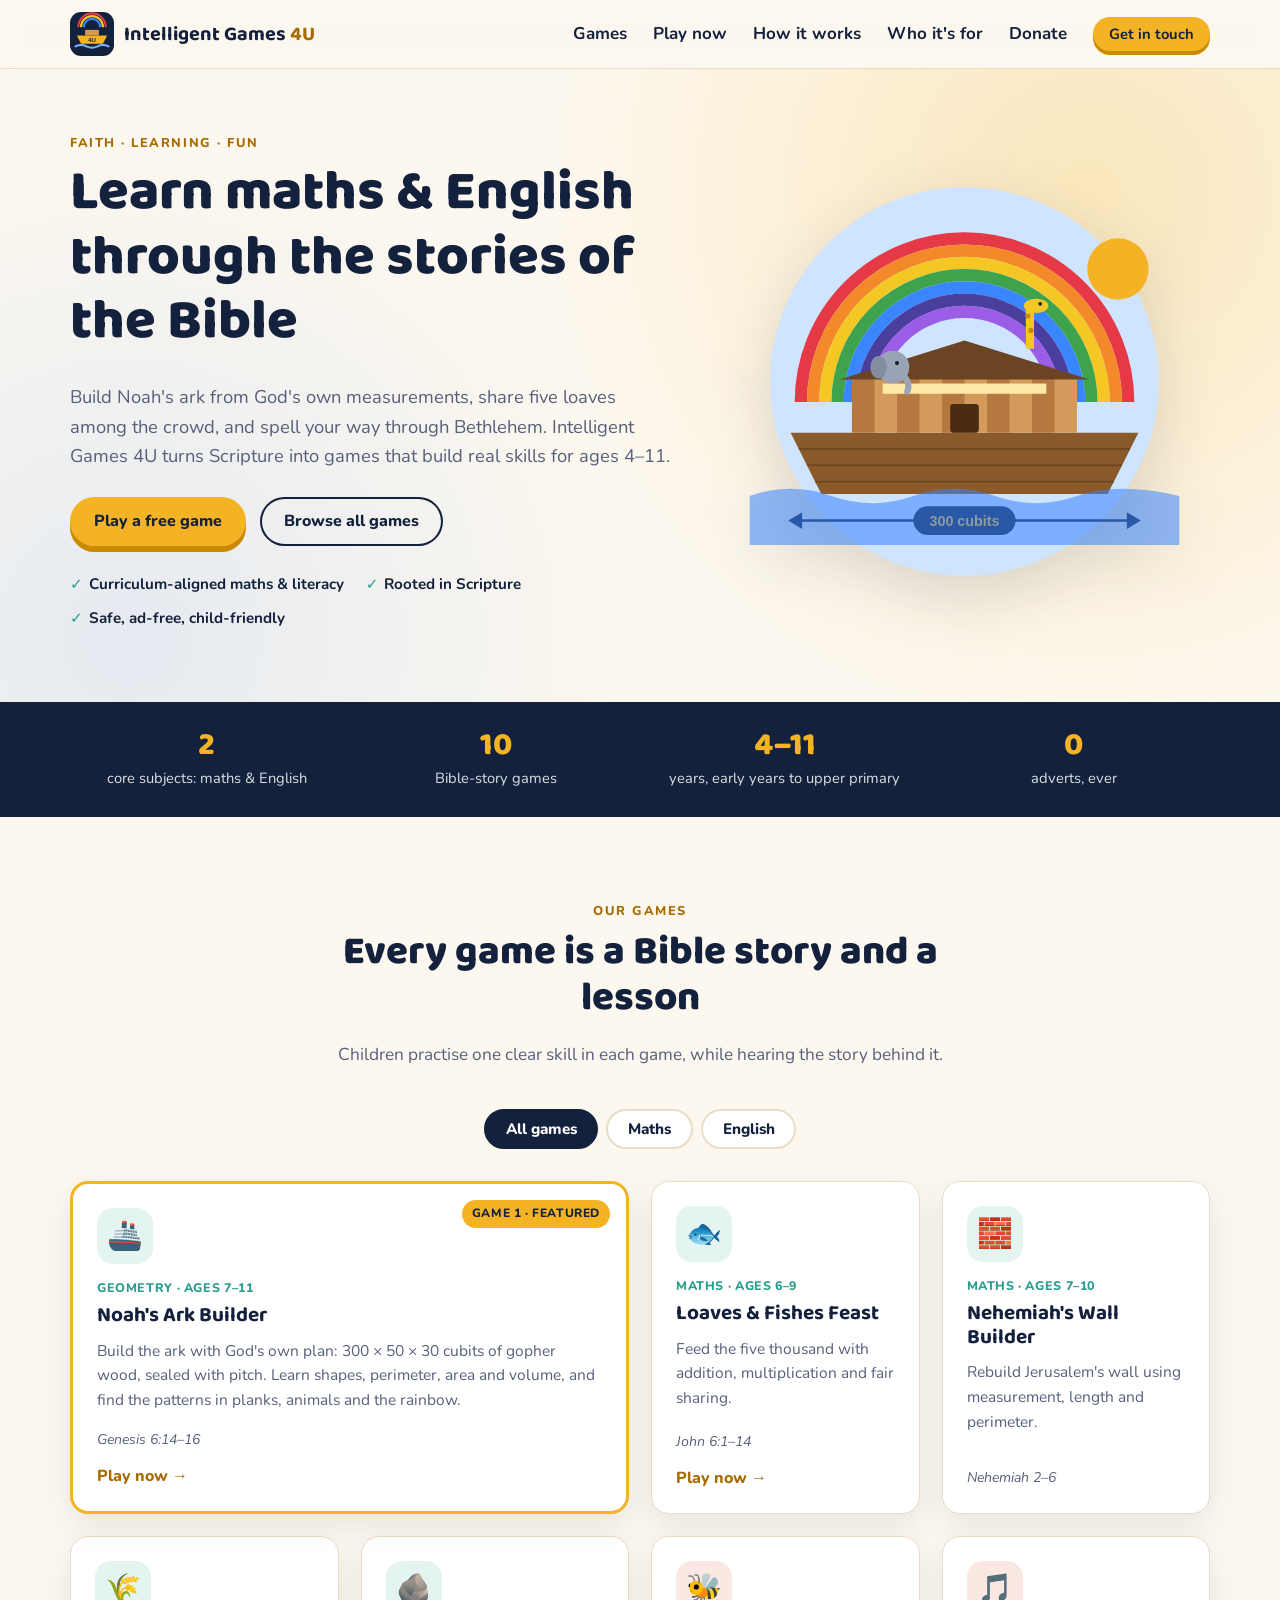
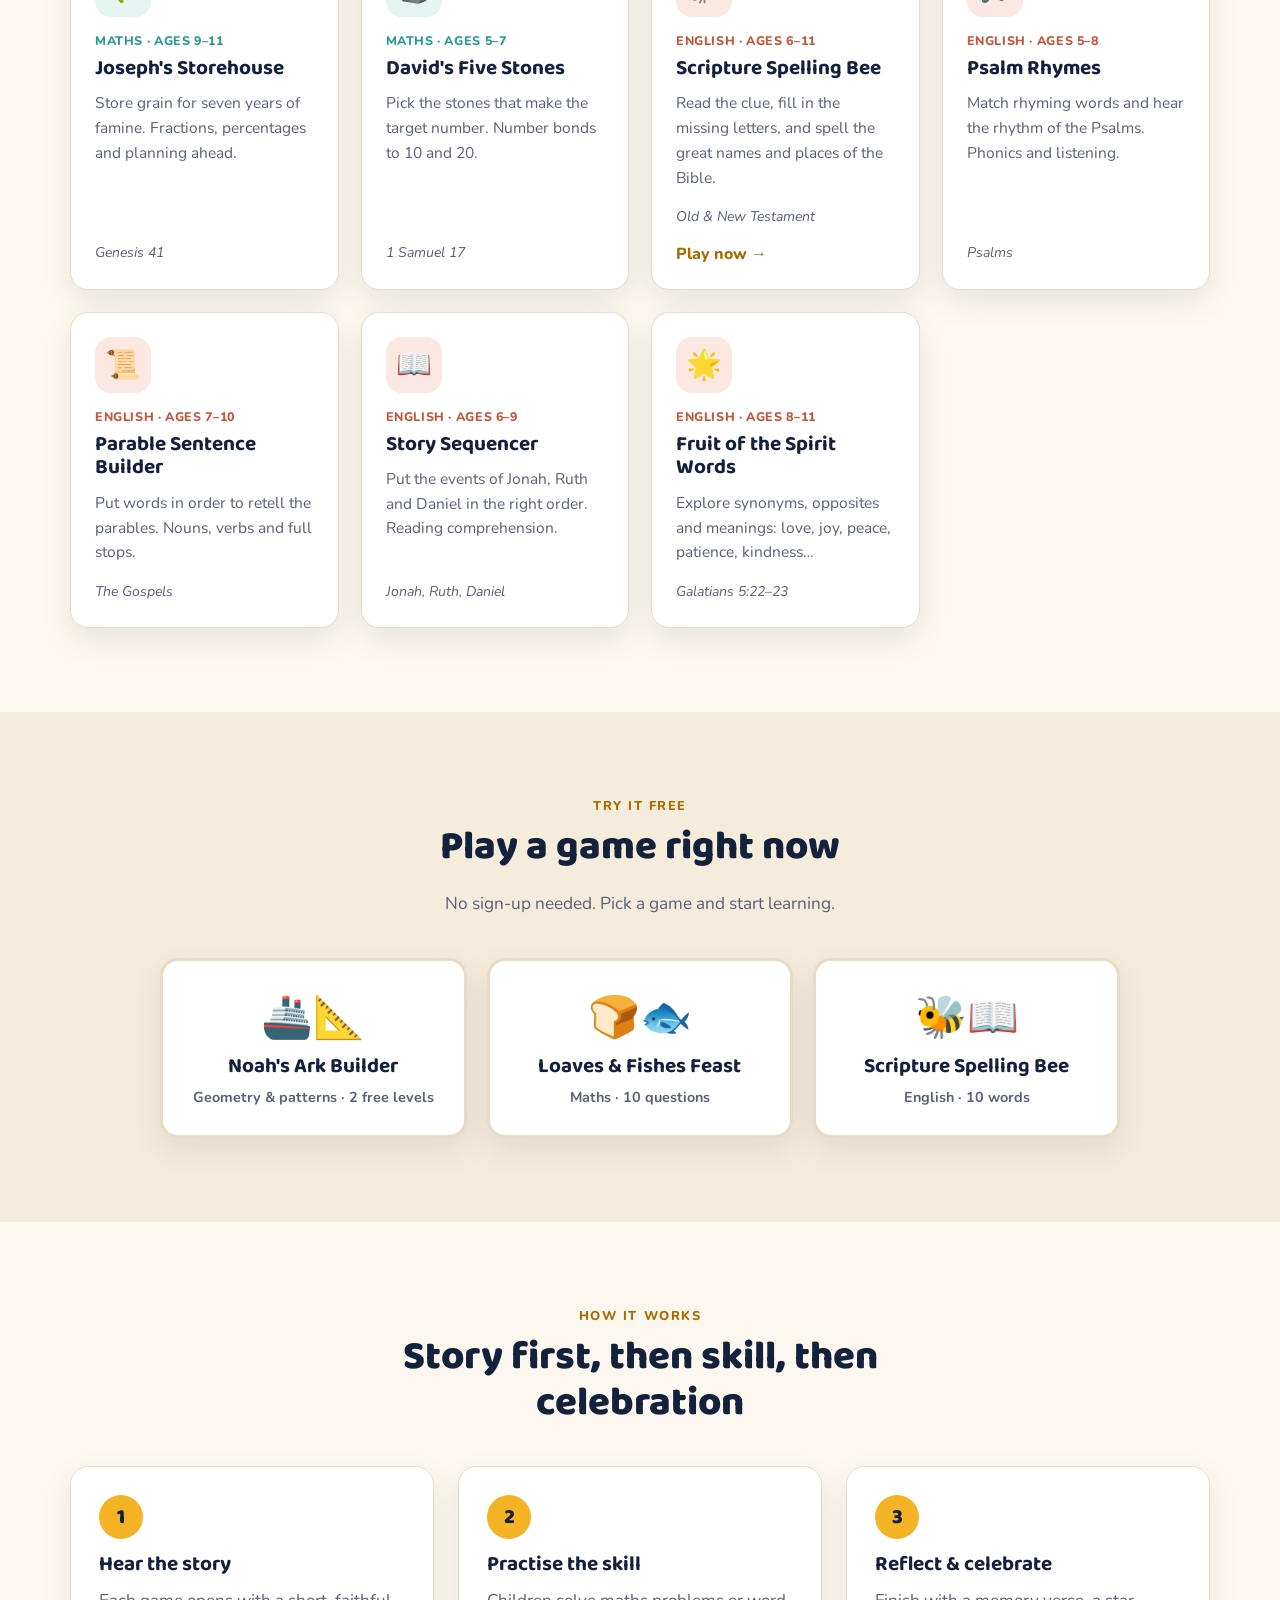
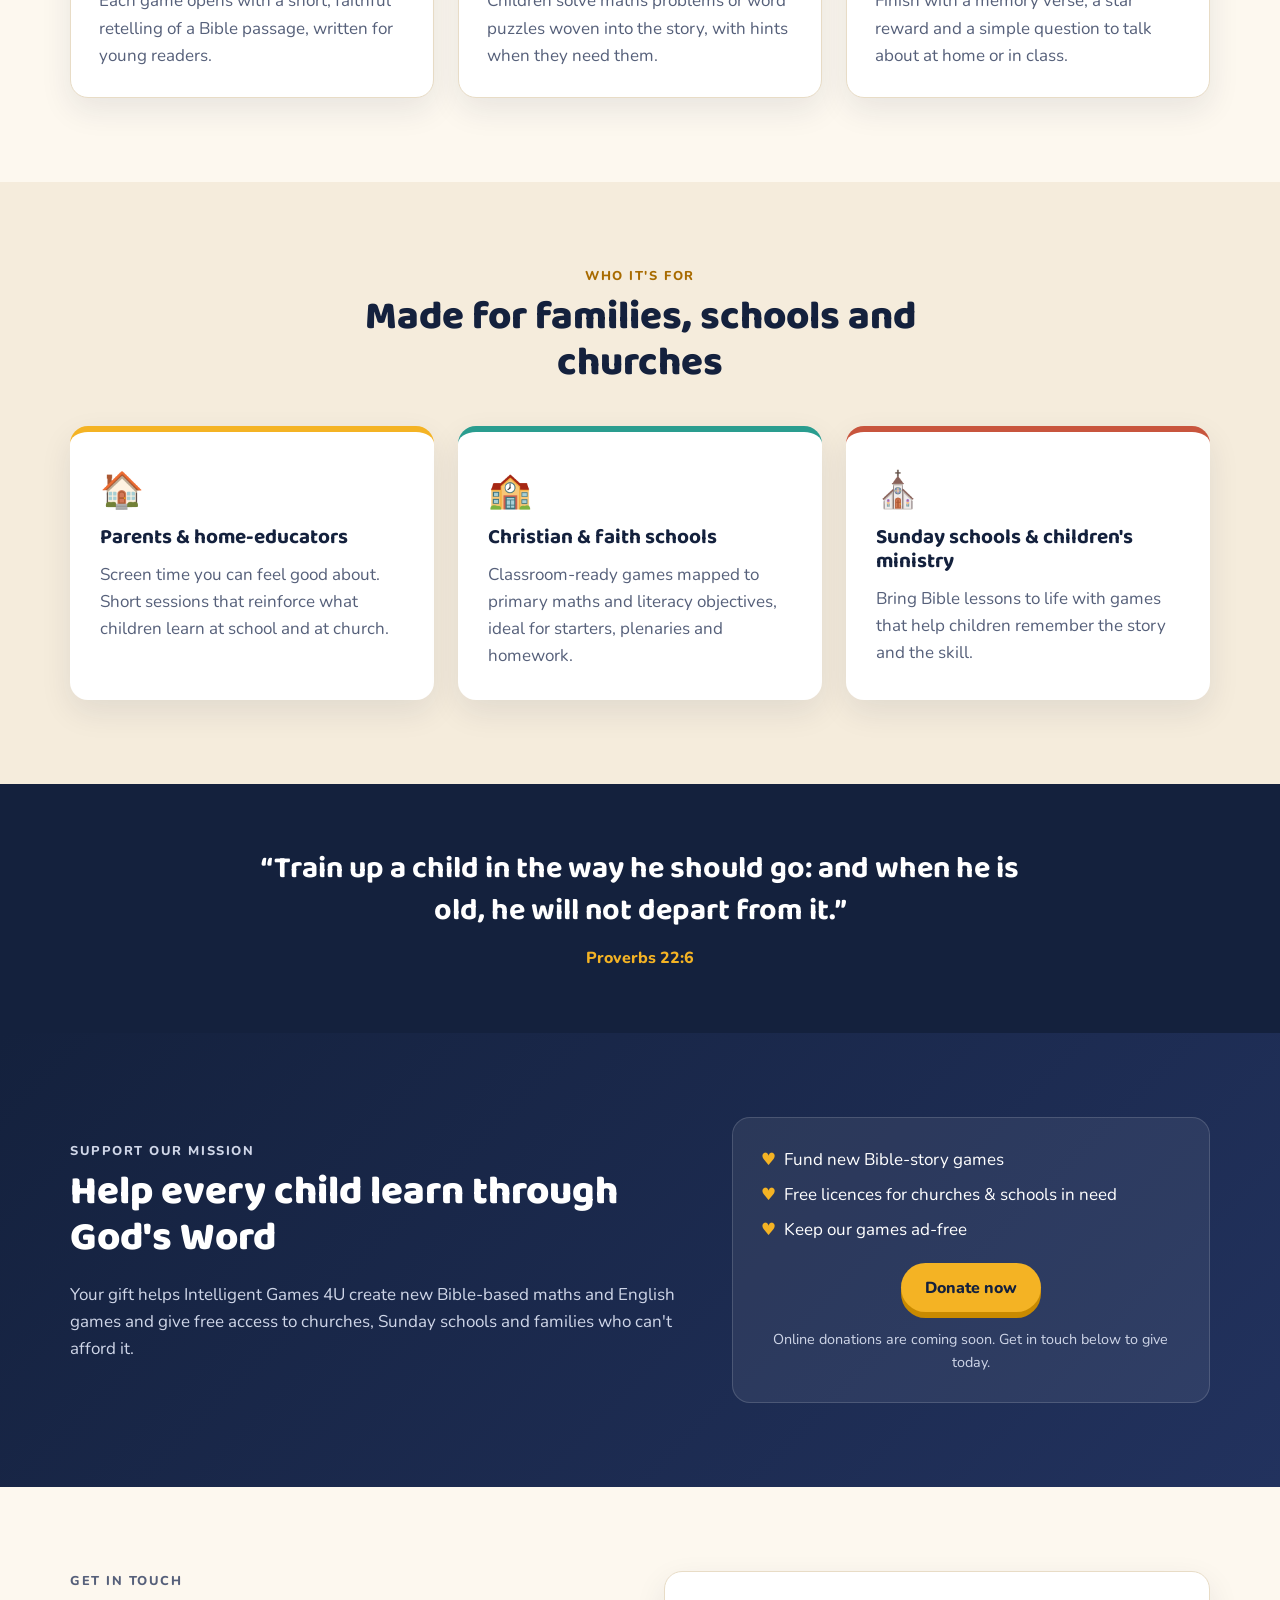
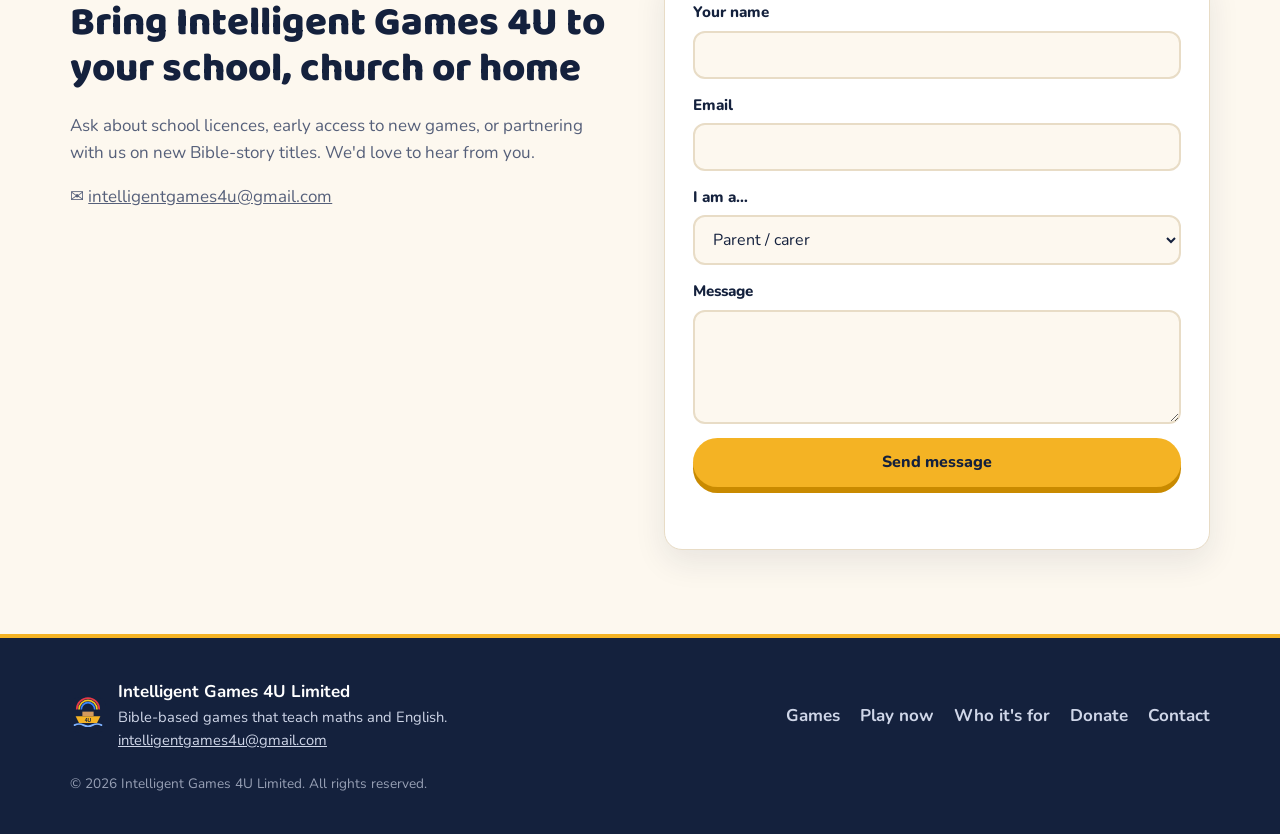
<file: index.html>
<!DOCTYPE html>
<html lang="en">
<head>
<meta charset="utf-8">
<meta name="viewport" content="width=device-width, initial-scale=1">
<title>Intelligent Games 4U — Bible-based maths &amp; English games</title>
<meta name="description" content="Intelligent Games 4U Limited makes Bible-based learning games that teach children maths and English through the stories of Scripture.">
<meta name="theme-color" content="#14213d">
<meta property="og:title" content="Intelligent Games 4U — Learn maths &amp; English through the Bible">
<meta property="og:description" content="Faith-filled games for homes, schools and Sunday schools: counting with Noah, sharing loaves and fishes, spelling the stories of Scripture.">
<link rel="icon" href="assets/favicon.svg" type="image/svg+xml">
<link rel="preconnect" href="https://fonts.googleapis.com">
<link rel="preconnect" href="https://fonts.gstatic.com" crossorigin>
<link href="https://fonts.googleapis.com/css2?family=Baloo+2:wght@600;700;800&family=Nunito:wght@400;600;700;800&display=swap" rel="stylesheet">
<link rel="stylesheet" href="css/styles.css">
</head>
<body>

<header class="nav" id="top">
  <div class="wrap nav-inner">
    <a class="brand" href="#top" aria-label="Intelligent Games 4U home">
      <img src="assets/logo.svg" alt="" width="44" height="44">
      <span class="brand-text">Intelligent Games <b>4U</b></span>
    </a>
    <button class="nav-toggle" aria-expanded="false" aria-controls="nav-links" aria-label="Open menu">
      <span></span><span></span><span></span>
    </button>
    <nav id="nav-links" class="nav-links">
      <a href="#games">Games</a>
      <a href="#play">Play now</a>
      <a href="#how">How it works</a>
      <a href="#who">Who it's for</a>
      <a href="#donate">Donate</a>
      <a href="#contact" class="btn btn-small">Get in touch</a>
    </nav>
  </div>
</header>

<main>
  <!-- Hero -->
  <section class="hero">
    <div class="wrap hero-inner">
      <div class="hero-copy">
        <p class="eyebrow">Faith &middot; Learning &middot; Fun</p>
        <h1>Learn maths &amp; English through the stories of the Bible</h1>
        <p class="lead">Build Noah's ark from God's own measurements, share five loaves among the crowd, and spell your way through Bethlehem. Intelligent Games 4U turns Scripture into games that build real skills for ages 4&ndash;11.</p>
        <div class="hero-cta">
          <a class="btn" href="#play">Play a free game</a>
          <a class="btn btn-ghost" href="#games">Browse all games</a>
        </div>
        <ul class="hero-points">
          <li>Curriculum-aligned maths &amp; literacy</li>
          <li>Rooted in Scripture</li>
          <li>Safe, ad-free, child-friendly</li>
        </ul>
      </div>
      <div class="hero-art" aria-hidden="true">
        <img src="assets/hero-ark.svg" alt="">
      </div>
    </div>
  </section>

  <!-- Values strip -->
  <section class="strip">
    <div class="wrap strip-inner">
      <div><strong>2</strong><span>core subjects: maths &amp; English</span></div>
      <div><strong>10</strong><span>Bible-story games</span></div>
      <div><strong>4&ndash;11</strong><span>years, early years to upper primary</span></div>
      <div><strong>0</strong><span>adverts, ever</span></div>
    </div>
  </section>

  <!-- Games -->
  <section id="games" class="section">
    <div class="wrap">
      <div class="section-head">
        <p class="eyebrow">Our games</p>
        <h2>Every game is a Bible story and a lesson</h2>
        <p class="sub">Children practise one clear skill in each game, while hearing the story behind it.</p>
      </div>

      <div class="tabs" role="tablist" aria-label="Filter games by subject">
        <button role="tab" class="tab active" data-filter="all" aria-selected="true">All games</button>
        <button role="tab" class="tab" data-filter="maths" aria-selected="false">Maths</button>
        <button role="tab" class="tab" data-filter="english" aria-selected="false">English</button>
      </div>

      <div class="game-grid" id="game-grid">
        <article class="game-card featured" data-subject="maths">
          <span class="badge">Game 1 &middot; Featured</span>
          <div class="game-icon maths">&#x1F6A2;</div>
          <span class="tag maths">Geometry &middot; Ages 7&ndash;11</span>
          <h3>Noah's Ark Builder</h3>
          <p>Build the ark with God's own plan: 300 &times; 50 &times; 30 cubits of gopher wood, sealed with pitch. Learn shapes, perimeter, area and volume, and find the patterns in planks, animals and the rainbow.</p>
          <p class="story">Genesis 6:14&ndash;16</p>
          <button class="play-link" data-game="ark">Play now &rarr;</button>
        </article>
        <article class="game-card" data-subject="maths">
          <div class="game-icon maths">&#x1F41F;</div>
          <span class="tag maths">Maths &middot; Ages 6&ndash;9</span>
          <h3>Loaves &amp; Fishes Feast</h3>
          <p>Feed the five thousand with addition, multiplication and fair sharing.</p>
          <p class="story">John 6:1&ndash;14</p>
          <button class="play-link" data-game="loaves">Play now &rarr;</button>
        </article>
        <article class="game-card" data-subject="maths">
          <div class="game-icon maths">&#x1F9F1;</div>
          <span class="tag maths">Maths &middot; Ages 7&ndash;10</span>
          <h3>Nehemiah's Wall Builder</h3>
          <p>Rebuild Jerusalem's wall using measurement, length and perimeter.</p>
          <p class="story">Nehemiah 2&ndash;6</p>
        </article>
        <article class="game-card" data-subject="maths">
          <div class="game-icon maths">&#x1F33E;</div>
          <span class="tag maths">Maths &middot; Ages 9&ndash;11</span>
          <h3>Joseph's Storehouse</h3>
          <p>Store grain for seven years of famine. Fractions, percentages and planning ahead.</p>
          <p class="story">Genesis 41</p>
        </article>
        <article class="game-card" data-subject="maths">
          <div class="game-icon maths">&#x1FAA8;</div>
          <span class="tag maths">Maths &middot; Ages 5&ndash;7</span>
          <h3>David's Five Stones</h3>
          <p>Pick the stones that make the target number. Number bonds to 10 and 20.</p>
          <p class="story">1 Samuel 17</p>
        </article>

        <article class="game-card" data-subject="english">
          <div class="game-icon english">&#x1F41D;</div>
          <span class="tag english">English &middot; Ages 6&ndash;11</span>
          <h3>Scripture Spelling Bee</h3>
          <p>Read the clue, fill in the missing letters, and spell the great names and places of the Bible.</p>
          <p class="story">Old &amp; New Testament</p>
          <button class="play-link" data-game="spelling">Play now &rarr;</button>
        </article>
        <article class="game-card" data-subject="english">
          <div class="game-icon english">&#x1F3B5;</div>
          <span class="tag english">English &middot; Ages 5&ndash;8</span>
          <h3>Psalm Rhymes</h3>
          <p>Match rhyming words and hear the rhythm of the Psalms. Phonics and listening.</p>
          <p class="story">Psalms</p>
        </article>
        <article class="game-card" data-subject="english">
          <div class="game-icon english">&#x1F4DC;</div>
          <span class="tag english">English &middot; Ages 7&ndash;10</span>
          <h3>Parable Sentence Builder</h3>
          <p>Put words in order to retell the parables. Nouns, verbs and full stops.</p>
          <p class="story">The Gospels</p>
        </article>
        <article class="game-card" data-subject="english">
          <div class="game-icon english">&#x1F4D6;</div>
          <span class="tag english">English &middot; Ages 6&ndash;9</span>
          <h3>Story Sequencer</h3>
          <p>Put the events of Jonah, Ruth and Daniel in the right order. Reading comprehension.</p>
          <p class="story">Jonah, Ruth, Daniel</p>
        </article>
        <article class="game-card" data-subject="english">
          <div class="game-icon english">&#x1F31F;</div>
          <span class="tag english">English &middot; Ages 8&ndash;11</span>
          <h3>Fruit of the Spirit Words</h3>
          <p>Explore synonyms, opposites and meanings: love, joy, peace, patience, kindness&hellip;</p>
          <p class="story">Galatians 5:22&ndash;23</p>
        </article>
      </div>
    </div>
  </section>

  <!-- Play -->
  <section id="play" class="section section-alt">
    <div class="wrap">
      <div class="section-head">
        <p class="eyebrow">Try it free</p>
        <h2>Play a game right now</h2>
        <p class="sub">No sign-up needed. Pick a game and start learning.</p>
      </div>

      <div class="play-choose">
        <button class="choose-card" data-game="ark">
          <span class="choose-emoji">&#x1F6A2;&#x1F4D0;</span>
          <span class="choose-title">Noah's Ark Builder</span>
          <span class="choose-sub">Geometry &amp; patterns &middot; 2 free levels</span>
        </button>
        <button class="choose-card" data-game="loaves">
          <span class="choose-emoji">&#x1F35E;&#x1F41F;</span>
          <span class="choose-title">Loaves &amp; Fishes Feast</span>
          <span class="choose-sub">Maths &middot; 10 questions</span>
        </button>
        <button class="choose-card" data-game="spelling">
          <span class="choose-emoji">&#x1F41D;&#x1F4D6;</span>
          <span class="choose-title">Scripture Spelling Bee</span>
          <span class="choose-sub">English &middot; 10 words</span>
        </button>
      </div>

      <div class="game-stage" id="game-stage" hidden>
        <div class="stage-top">
          <span class="stage-title" id="stage-title"></span>
          <span class="stage-progress" id="stage-progress"></span>
          <span class="stage-score">&#x2B50; <b id="stage-score">0</b></span>
        </div>
        <div class="progress-bar"><span id="progress-fill"></span></div>
        <div class="stage-body" id="stage-body" aria-live="polite"></div>
      </div>
    </div>
  </section>

  <!-- How it works -->
  <section id="how" class="section">
    <div class="wrap">
      <div class="section-head">
        <p class="eyebrow">How it works</p>
        <h2>Story first, then skill, then celebration</h2>
      </div>
      <ol class="steps">
        <li>
          <span class="step-num">1</span>
          <h3>Hear the story</h3>
          <p>Each game opens with a short, faithful retelling of a Bible passage, written for young readers.</p>
        </li>
        <li>
          <span class="step-num">2</span>
          <h3>Practise the skill</h3>
          <p>Children solve maths problems or word puzzles woven into the story, with hints when they need them.</p>
        </li>
        <li>
          <span class="step-num">3</span>
          <h3>Reflect &amp; celebrate</h3>
          <p>Finish with a memory verse, a star reward and a simple question to talk about at home or in class.</p>
        </li>
      </ol>
    </div>
  </section>

  <!-- Who -->
  <section id="who" class="section section-alt">
    <div class="wrap">
      <div class="section-head">
        <p class="eyebrow">Who it's for</p>
        <h2>Made for families, schools and churches</h2>
      </div>
      <div class="who-grid">
        <div class="who-card">
          <div class="who-icon">&#x1F3E0;</div>
          <h3>Parents &amp; home-educators</h3>
          <p>Screen time you can feel good about. Short sessions that reinforce what children learn at school and at church.</p>
        </div>
        <div class="who-card">
          <div class="who-icon">&#x1F3EB;</div>
          <h3>Christian &amp; faith schools</h3>
          <p>Classroom-ready games mapped to primary maths and literacy objectives, ideal for starters, plenaries and homework.</p>
        </div>
        <div class="who-card">
          <div class="who-icon">&#x26EA;</div>
          <h3>Sunday schools &amp; children's ministry</h3>
          <p>Bring Bible lessons to life with games that help children remember the story and the skill.</p>
        </div>
      </div>
    </div>
  </section>

  <!-- Verse -->
  <section class="verse">
    <div class="wrap">
      <blockquote>
        &ldquo;Train up a child in the way he should go: and when he is old, he will not depart from it.&rdquo;
        <cite>Proverbs 22:6</cite>
      </blockquote>
    </div>
  </section>

  <!-- Donate -->
  <section id="donate" class="section donate">
    <div class="wrap donate-inner">
      <div>
        <p class="eyebrow">Support our mission</p>
        <h2>Help every child learn through God's Word</h2>
        <p>Your gift helps Intelligent Games 4U create new Bible-based maths and English games and give free access to churches, Sunday schools and families who can't afford it.</p>
      </div>
      <div class="donate-card">
        <ul>
          <li>Fund new Bible-story games</li>
          <li>Free licences for churches &amp; schools in need</li>
          <li>Keep our games ad-free</li>
        </ul>
        <a class="btn" id="donate-btn" href="#contact">Donate now</a>
        <p class="pay-note" id="donate-note" style="color:#cfd6e8">Donations are received by Intelligent Games 4U Limited.</p>
      </div>
    </div>
  </section>

  <!-- Contact -->
  <section id="contact" class="section">
    <div class="wrap contact-inner">
      <div class="contact-copy">
        <p class="eyebrow">Get in touch</p>
        <h2>Bring Intelligent Games 4U to your school, church or home</h2>
        <p>Ask about school licences, early access to new games, or partnering with us on new Bible-story titles. We'd love to hear from you.</p>
        <p class="contact-email">&#x2709;&#xFE0F; <a href="mailto:intelligentgames4u@gmail.com">intelligentgames4u@gmail.com</a></p>
      </div>
      <form class="contact-form" id="contact-form">
        <label>Your name<input type="text" name="name" required autocomplete="name"></label>
        <label>Email<input type="email" name="email" required autocomplete="email"></label>
        <label>I am a&hellip;
          <select name="role">
            <option>Parent / carer</option>
            <option>Teacher / school</option>
            <option>Church / children's ministry</option>
            <option>Other</option>
          </select>
        </label>
        <label>Message<textarea name="message" rows="4" required></textarea></label>
        <button class="btn" type="submit">Send message</button>
        <p class="form-note" id="form-note" role="status"></p>
      </form>
    </div>
  </section>
</main>

<footer class="footer">
  <div class="wrap footer-inner">
    <div class="footer-brand">
      <img src="assets/logo.svg" alt="" width="36" height="36">
      <div>
        <strong>Intelligent Games 4U Limited</strong>
        <p>Bible-based games that teach maths and English.</p>
        <p><a href="mailto:intelligentgames4u@gmail.com">intelligentgames4u@gmail.com</a></p>
      </div>
    </div>
    <nav class="footer-links">
      <a href="#games">Games</a>
      <a href="#play">Play now</a>
      <a href="#who">Who it's for</a>
      <a href="#donate">Donate</a>
      <a href="#contact">Contact</a>
    </nav>
    <p class="copy">&copy; <span id="year">2026</span> Intelligent Games 4U Limited. All rights reserved.</p>
  </div>
</footer>

<script src="js/config.js"></script>
<script src="js/main.js"></script>
<script src="js/games.js"></script>
</body>
</html>
</file>
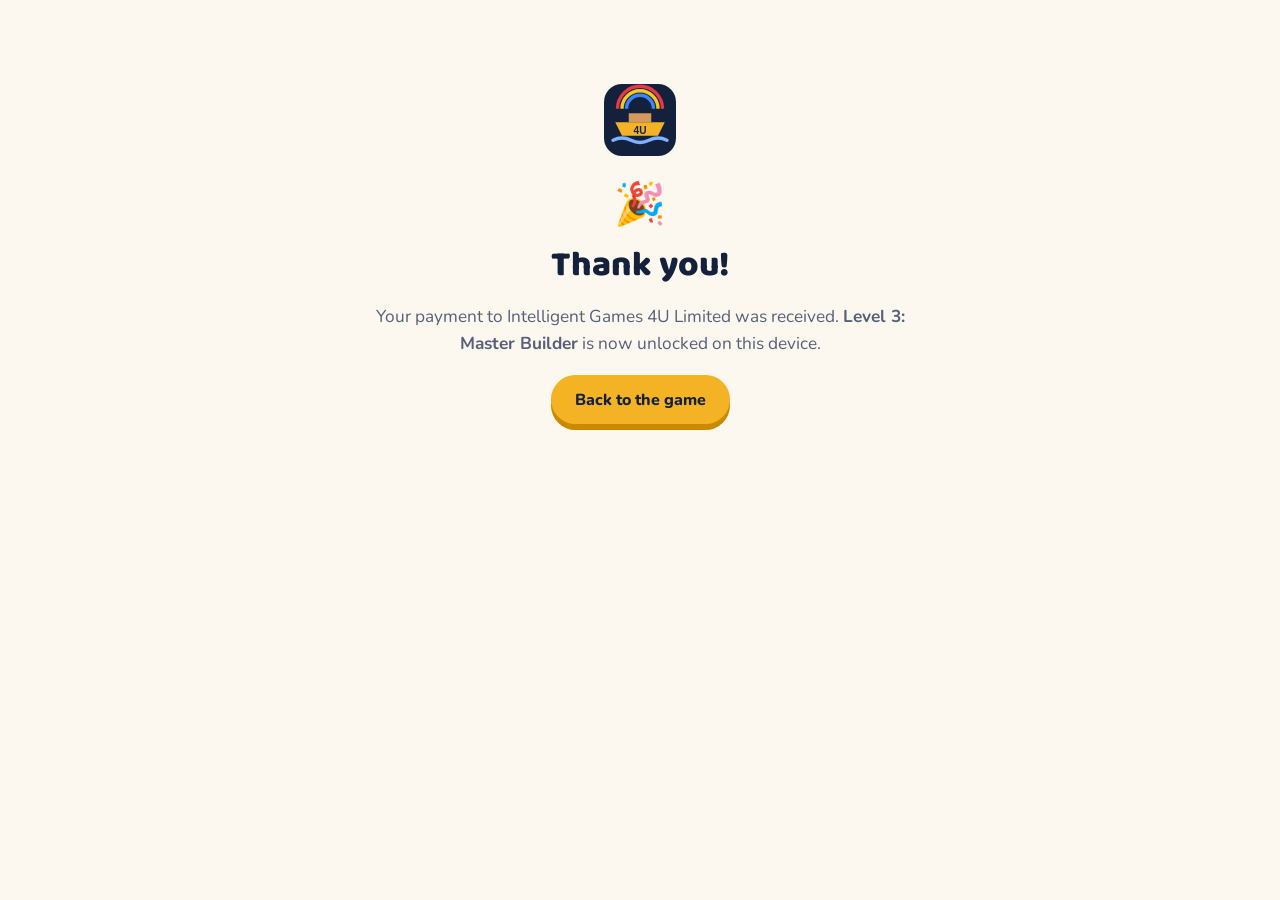
<file: unlocked.html>
<!DOCTYPE html>
<html lang="en">
<head>
<meta charset="utf-8">
<meta name="viewport" content="width=device-width, initial-scale=1">
<title>Thank you — Intelligent Games 4U</title>
<meta name="robots" content="noindex">
<link rel="icon" href="assets/favicon.svg" type="image/svg+xml">
<link href="https://fonts.googleapis.com/css2?family=Baloo+2:wght@600;700;800&family=Nunito:wght@400;600;700;800&display=swap" rel="stylesheet">
<link rel="stylesheet" href="css/styles.css">
</head>
<body>
<main class="section">
  <div class="wrap" style="max-width:560px;text-align:center">
    <img src="assets/logo.svg" alt="" width="72" height="72" style="margin:0 auto 16px">
    <div class="result-stars">🎉</div>
    <h1 style="font-size:2.2rem">Thank you!</h1>
    <p class="sub">Your payment to Intelligent Games 4U Limited was received. <b>Level 3: Master Builder</b> is now unlocked on this device.</p>
    <a class="btn" href="index.html#play">Back to the game</a>
  </div>
</main>
<script>
  // Paystack redirects here after payment (and appends ?reference=...).
  try { localStorage.setItem('ig4u-unlocked', '1'); } catch (e) { /* storage unavailable */ }
  setTimeout(function () { location.href = 'index.html#play'; }, 4000);
</script>
</body>
</html>
</file>
<file: css/styles.css>
:root {
  --bg: #fdf8ef;
  --bg-alt: #f5ecdc;
  --card: #ffffff;
  --ink: #14213d;
  --muted: #56607a;
  --line: #e8dcc6;
  --navy: #14213d;
  --gold: #f4b324;
  --gold-ink: #a86b00;
  --sky: #3a86ff;
  --maths: #2a9d8f;
  --maths-bg: #e3f4f1;
  --english: #c8553d;
  --english-bg: #fbe8e3;
  --good: #2e9e5b;
  --bad: #d64545;
  --shadow: 0 12px 32px rgba(20, 33, 61, .09);
  --radius: 18px;
}
@media (prefers-color-scheme: dark) {
  :root:not([data-theme="light"]) {
    --bg: #0f172e;
    --bg-alt: #141e3a;
    --card: #1a2547;
    --ink: #f4efe4;
    --muted: #aab3cc;
    --line: #2a3660;
    --maths-bg: #173a3a;
    --english-bg: #3d2223;
    --gold-ink: #f4b324;
    --shadow: 0 12px 32px rgba(0, 0, 0, .3);
  }
}

* { box-sizing: border-box; }
html { scroll-behavior: smooth; scroll-padding-top: 76px; }
body {
  margin: 0;
  background: var(--bg);
  color: var(--ink);
  font-family: "Nunito", system-ui, sans-serif;
  font-size: 17px;
  line-height: 1.6;
  overflow-x: hidden;
}
img { max-width: 100%; display: block; }
h1, h2, h3 { font-family: "Baloo 2", "Nunito", sans-serif; line-height: 1.15; margin: 0 0 .5em; }
h1 { font-size: clamp(2.1rem, 5vw, 3.5rem); font-weight: 800; }
h2 { font-size: clamp(1.7rem, 3.5vw, 2.5rem); font-weight: 800; }
h3 { font-size: 1.3rem; font-weight: 700; }
p { margin: 0 0 1em; }
a { color: inherit; }

.wrap { width: min(1140px, 100% - 32px); margin-inline: auto; }

.eyebrow {
  text-transform: uppercase;
  letter-spacing: .12em;
  font-weight: 800;
  font-size: .8rem;
  color: var(--gold-ink);
  margin-bottom: .6em;
}

.btn {
  display: inline-flex; align-items: center; justify-content: center;
  background: var(--gold); color: #14213d;
  font: 800 1rem "Nunito", sans-serif;
  padding: .85em 1.5em; border-radius: 999px; border: 0;
  text-decoration: none; cursor: pointer;
  box-shadow: 0 6px 0 #c98a00;
  transition: transform .12s, box-shadow .12s;
}
.btn:hover { transform: translateY(-2px); box-shadow: 0 8px 0 #c98a00; }
.btn:active { transform: translateY(3px); box-shadow: 0 3px 0 #c98a00; }
.btn-ghost { background: transparent; color: var(--ink); box-shadow: inset 0 0 0 2px var(--ink); }
.btn-ghost:hover, .btn-ghost:active { box-shadow: inset 0 0 0 2px var(--ink); }
.btn-small { padding: .5em 1.1em; font-size: .92rem; box-shadow: 0 4px 0 #c98a00; }

/* Nav */
.nav {
  position: sticky; top: 0; z-index: 50;
  background: color-mix(in srgb, var(--bg) 88%, transparent);
  backdrop-filter: blur(10px);
  border-bottom: 1px solid var(--line);
}
.nav-inner { display: flex; align-items: center; justify-content: space-between; height: 68px; }
.brand { display: flex; align-items: center; gap: 10px; text-decoration: none; }
.brand-text { font: 700 1.25rem "Baloo 2", sans-serif; }
.brand-text b { color: var(--gold-ink); }
.nav-links { display: flex; align-items: center; gap: 26px; }
.nav-links a { text-decoration: none; font-weight: 700; }
.nav-links a:not(.btn):hover { color: var(--gold-ink); }
.nav-toggle { display: none; background: none; border: 0; padding: 8px; cursor: pointer; }
.nav-toggle span { display: block; width: 24px; height: 3px; background: var(--ink); margin: 4px 0; border-radius: 2px; }

@media (max-width: 820px) {
  .nav-toggle { display: block; }
  .nav-links {
    position: absolute; top: 68px; left: 0; right: 0;
    flex-direction: column; align-items: stretch; gap: 0;
    background: var(--bg); border-bottom: 1px solid var(--line);
    padding: 8px 16px 16px; display: none;
  }
  .nav-links.open { display: flex; }
  .nav-links a { padding: 12px 4px; }
  .nav-links .btn { margin-top: 8px; }
}

/* Hero */
.hero {
  background:
    radial-gradient(circle at 85% 20%, rgba(244, 179, 36, .25), transparent 45%),
    radial-gradient(circle at 10% 90%, rgba(58, 134, 255, .12), transparent 40%);
  padding: 64px 0 72px;
}
.hero-inner { display: grid; grid-template-columns: 1.1fr .9fr; gap: 48px; align-items: center; }
.lead { font-size: 1.15rem; color: var(--muted); max-width: 36em; }
.hero-cta { display: flex; flex-wrap: wrap; gap: 14px; margin: 26px 0; }
.hero-points { list-style: none; padding: 0; margin: 0; display: flex; flex-wrap: wrap; gap: 10px 22px; }
.hero-points li { font-weight: 700; font-size: .95rem; }
.hero-points li::before { content: "\2713"; color: var(--maths); font-weight: 900; margin-right: 6px; }
.hero-art img { width: 100%; filter: drop-shadow(0 20px 30px rgba(20, 33, 61, .15)); animation: bob 5s ease-in-out infinite; }
@keyframes bob { 50% { transform: translateY(-10px) rotate(-1deg); } }
@media (max-width: 820px) {
  .hero { padding: 36px 0 48px; }
  .hero-inner { grid-template-columns: 1fr; gap: 24px; }
  .hero-art { order: -1; max-width: 360px; margin-inline: auto; }
}
@media (prefers-reduced-motion: reduce) { .hero-art img { animation: none; } html { scroll-behavior: auto; } }

/* Strip */
.strip { background: var(--navy); color: #fff; padding: 26px 0; }
.strip-inner { display: grid; grid-template-columns: repeat(4, 1fr); gap: 16px; text-align: center; }
.strip strong { display: block; font: 800 2rem "Baloo 2", sans-serif; color: var(--gold); line-height: 1.1; }
.strip span { font-size: .92rem; opacity: .85; }
@media (max-width: 700px) { .strip-inner { grid-template-columns: repeat(2, 1fr); row-gap: 20px; } }

/* Sections */
.section { padding: 84px 0; }
.section-alt { background: var(--bg-alt); }
.section-head { text-align: center; max-width: 680px; margin: 0 auto 40px; }
.sub { color: var(--muted); font-size: 1.08rem; }
@media (max-width: 700px) { .section { padding: 56px 0; } }

/* Tabs + game grid */
.tabs { display: flex; justify-content: center; gap: 8px; margin-bottom: 32px; flex-wrap: wrap; }
.tab {
  font: 800 .95rem "Nunito", sans-serif; color: var(--ink);
  background: var(--card); border: 2px solid var(--line);
  padding: .55em 1.3em; border-radius: 999px; cursor: pointer;
}
.tab.active { background: var(--navy); color: #fff; border-color: var(--navy); }
@media (prefers-color-scheme: dark) { :root:not([data-theme="light"]) .tab.active { background: var(--gold); color: #14213d; border-color: var(--gold); } }

.game-grid { display: grid; grid-template-columns: repeat(auto-fill, minmax(250px, 1fr)); gap: 22px; }
.game-card {
  background: var(--card); border: 1px solid var(--line); border-radius: var(--radius);
  padding: 24px; box-shadow: var(--shadow);
  display: flex; flex-direction: column;
  transition: transform .15s;
}
.game-card:hover { transform: translateY(-4px); }
.game-card.featured { border: 3px solid var(--gold); position: relative; }
@media (min-width: 620px) { .game-card.featured { grid-column: span 2; } }
.badge {
  position: absolute; top: 16px; right: 16px;
  background: var(--gold); color: #14213d; font-weight: 800; font-size: .75rem;
  padding: 4px 10px; border-radius: 999px; text-transform: uppercase; letter-spacing: .05em;
}
.game-card[hidden] { display: none; }
.game-card p { color: var(--muted); font-size: .97rem; }
.game-card .story { font-style: italic; font-size: .88rem; margin-top: auto; margin-bottom: 0; }
.game-icon {
  width: 56px; height: 56px; border-radius: 16px; font-size: 1.8rem;
  display: grid; place-items: center; margin-bottom: 14px;
}
.game-icon.maths { background: var(--maths-bg); }
.game-icon.english { background: var(--english-bg); }
.tag { font-size: .78rem; font-weight: 800; text-transform: uppercase; letter-spacing: .05em; margin-bottom: 6px; }
.tag.maths { color: var(--maths); }
.tag.english { color: var(--english); }
.play-link {
  align-self: flex-start; margin-top: 14px;
  background: none; border: 0; padding: 0; cursor: pointer;
  font: 800 1rem "Nunito", sans-serif; color: var(--gold-ink);
}
.play-link:hover { text-decoration: underline; }

/* Play area */
.play-choose { display: grid; grid-template-columns: repeat(3, 1fr); gap: 20px; max-width: 960px; margin: 0 auto; }
.ark-build { max-width: 520px; margin: 0 auto 14px; }
.ark-build svg { width: 100%; height: auto; }
.q-figure { max-width: 420px; margin: 4px auto 14px; }
.q-figure svg { width: 100%; height: auto; }
.pattern-row { display: flex; justify-content: center; gap: 6px; flex-wrap: wrap; margin: 8px 0 16px; }
.pattern-row span { width: 40px; height: 40px; border-radius: 8px; display: grid; place-items: center; font-size: 1.5rem; }
.pattern-row .q { border: 3px dashed var(--gold); color: var(--gold-ink); font-weight: 800; }
.answer .swatch { display: inline-block; width: 28px; height: 28px; border-radius: 6px; vertical-align: middle; }
.choose-card {
  display: flex; flex-direction: column; align-items: center; gap: 4px;
  background: var(--card); color: var(--ink); border: 3px solid var(--line); border-radius: var(--radius);
  padding: 28px 16px; cursor: pointer; box-shadow: var(--shadow);
  font-family: "Nunito", sans-serif; transition: border-color .15s, transform .15s;
}
.choose-card:hover, .choose-card.active { border-color: var(--gold); transform: translateY(-3px); }
.choose-emoji { font-size: 2.6rem; }
.choose-title { font: 700 1.3rem "Baloo 2", sans-serif; }
.choose-sub { color: var(--muted); font-weight: 700; font-size: .9rem; }
@media (max-width: 760px) { .play-choose { grid-template-columns: 1fr; } }

.game-stage {
  max-width: 760px; margin: 28px auto 0;
  background: var(--card); border-radius: 24px; box-shadow: var(--shadow);
  border: 3px solid var(--gold); overflow: hidden;
}
.stage-top {
  display: flex; justify-content: space-between; align-items: center; gap: 10px;
  background: var(--navy); color: #fff; padding: 14px 20px; flex-wrap: wrap;
}
.stage-title { font: 700 1.15rem "Baloo 2", sans-serif; }
.stage-progress { font-weight: 700; opacity: .85; font-size: .92rem; }
.stage-score { font-weight: 800; color: var(--gold); }
.progress-bar { height: 8px; background: var(--line); }
.progress-bar span { display: block; height: 100%; width: 0; background: var(--gold); transition: width .3s; }
.stage-body { padding: 28px 24px 32px; text-align: center; }
@media (max-width: 560px) { .stage-body { padding: 22px 16px 26px; } }

.q-story { color: var(--muted); font-size: .98rem; max-width: 34em; margin: 0 auto 10px; }
.q-visual { font-size: 1.8rem; letter-spacing: 2px; margin: 6px 0 14px; line-height: 1.4; word-break: break-word; }
.q-text { font: 700 1.5rem "Baloo 2", sans-serif; margin-bottom: 20px; }
.answers { display: grid; grid-template-columns: repeat(2, minmax(0, 1fr)); gap: 12px; max-width: 460px; margin: 0 auto; }
.answer {
  font: 800 1.35rem "Nunito", sans-serif; color: var(--ink);
  background: var(--bg); border: 3px solid var(--line); border-radius: 14px;
  padding: 14px 8px; cursor: pointer; transition: border-color .12s, transform .12s;
}
.answer:hover:not(:disabled) { border-color: var(--gold); transform: translateY(-2px); }
.answer.correct { background: var(--good); border-color: var(--good); color: #fff; }
.answer.wrong { background: var(--bad); border-color: var(--bad); color: #fff; }
.answer:disabled { cursor: default; }

.word-slots { display: flex; justify-content: center; gap: 8px; flex-wrap: wrap; margin: 6px 0 22px; }
.slot {
  width: 46px; height: 54px; border-radius: 10px;
  display: grid; place-items: center;
  font: 800 1.6rem "Baloo 2", sans-serif;
  background: var(--bg); border: 3px solid var(--line);
}
.slot.blank { border-style: dashed; border-color: var(--gold); color: var(--gold-ink); }
.slot.filled { border-style: solid; }
@media (max-width: 560px) { .slot { width: 36px; height: 44px; font-size: 1.3rem; } }
.letters { display: flex; justify-content: center; flex-wrap: wrap; gap: 10px; max-width: 480px; margin: 0 auto; }
.letter {
  width: 52px; height: 52px; border-radius: 12px;
  font: 800 1.4rem "Baloo 2", sans-serif; color: #14213d;
  background: var(--gold); border: 0; cursor: pointer; box-shadow: 0 4px 0 #c98a00;
}
.letter:active { transform: translateY(3px); box-shadow: 0 1px 0 #c98a00; }
.letter:disabled { opacity: .3; cursor: default; }

.feedback { min-height: 1.8em; margin-top: 18px; font-weight: 800; font-size: 1.1rem; }
.feedback.good { color: var(--good); }
.feedback.bad { color: var(--bad); }
.hint-btn { background: none; border: 0; color: var(--muted); font: 700 .95rem "Nunito", sans-serif; cursor: pointer; text-decoration: underline; margin-top: 14px; }

.result-stars { font-size: 2.6rem; margin-bottom: 6px; }
.result-verse { font-style: italic; color: var(--muted); max-width: 30em; margin: 14px auto 22px; }
.result-actions { display: flex; justify-content: center; gap: 12px; flex-wrap: wrap; }

/* Payments */
.paywall {
  margin: 18px auto 0; max-width: 520px; padding: 22px;
  border: 3px dashed var(--gold); border-radius: var(--radius); background: var(--bg);
}
.paywall p { color: var(--muted); }
.pay-note { font-size: .9rem; color: var(--muted); margin: 16px 0 0; }
.pay-note .hint-btn { margin: 0; }
.btn-disabled { opacity: .55; cursor: not-allowed; pointer-events: none; }
.donate { background: linear-gradient(135deg, #14213d, #22325e); color: #fff; }
.donate-inner { display: grid; grid-template-columns: 1.3fr 1fr; gap: 40px; align-items: center; }
.donate h2 { color: #fff; }
.donate p { color: #cfd6e8; }
.donate-card { background: rgba(255, 255, 255, .07); border: 1px solid rgba(255, 255, 255, .15); border-radius: var(--radius); padding: 28px; text-align: center; }
.donate-card ul { list-style: none; padding: 0; margin: 0 0 20px; text-align: left; display: grid; gap: 8px; }
.donate-card li::before { content: "\2665"; color: var(--gold); margin-right: 8px; }
.donate .btn-ghost { color: #fff; box-shadow: inset 0 0 0 2px #fff; }
@media (max-width: 820px) { .donate-inner { grid-template-columns: 1fr; gap: 24px; } }

/* Steps */
.steps { list-style: none; padding: 0; margin: 0; display: grid; grid-template-columns: repeat(3, 1fr); gap: 24px; }
.steps li { background: var(--card); border: 1px solid var(--line); border-radius: var(--radius); padding: 28px; box-shadow: var(--shadow); }
.steps p { color: var(--muted); margin: 0; }
.step-num {
  display: grid; place-items: center; width: 44px; height: 44px; border-radius: 50%;
  background: var(--gold); color: #14213d; font: 800 1.3rem "Baloo 2", sans-serif; margin-bottom: 14px;
}
@media (max-width: 820px) { .steps { grid-template-columns: 1fr; } }

/* Who */
.who-grid { display: grid; grid-template-columns: repeat(3, 1fr); gap: 24px; }
.who-card { background: var(--card); border-radius: var(--radius); padding: 30px; border-top: 6px solid var(--gold); box-shadow: var(--shadow); }
.who-card:nth-child(2) { border-top-color: var(--maths); }
.who-card:nth-child(3) { border-top-color: var(--english); }
.who-card p { color: var(--muted); margin: 0; }
.who-icon { font-size: 2.2rem; margin-bottom: 8px; }
@media (max-width: 820px) { .who-grid { grid-template-columns: 1fr; } }

/* Verse */
.verse { background: var(--navy); color: #fff; padding: 64px 0; text-align: center; }
.verse blockquote { margin: 0 auto; max-width: 760px; font: 700 clamp(1.3rem, 3vw, 1.9rem)/1.4 "Baloo 2", sans-serif; }
.verse cite { display: block; margin-top: 14px; font: 800 1rem "Nunito", sans-serif; font-style: normal; color: var(--gold); }

/* Contact */
.contact-inner { display: grid; grid-template-columns: 1fr 1fr; gap: 48px; align-items: start; }
.contact-copy p { color: var(--muted); }
.contact-form { background: var(--card); padding: 28px; border-radius: var(--radius); box-shadow: var(--shadow); border: 1px solid var(--line); display: grid; gap: 14px; }
.contact-form label { display: grid; gap: 6px; font-weight: 800; font-size: .95rem; }
.contact-form input, .contact-form select, .contact-form textarea {
  font: 400 1rem "Nunito", sans-serif; color: var(--ink);
  background: var(--bg); border: 2px solid var(--line); border-radius: 12px; padding: 11px 14px; width: 100%;
}
.contact-form input:focus, .contact-form select:focus, .contact-form textarea:focus { outline: none; border-color: var(--gold); }
.form-note { margin: 0; font-weight: 700; color: var(--good); min-height: 1.2em; }
@media (max-width: 820px) { .contact-inner { grid-template-columns: 1fr; gap: 24px; } }

/* Footer */
.footer { background: var(--navy); color: #cfd6e8; padding: 40px 0; border-top: 4px solid var(--gold); }
.footer-inner { display: flex; flex-wrap: wrap; justify-content: space-between; align-items: center; gap: 20px; }
.footer-brand { display: flex; gap: 12px; align-items: center; }
.footer-brand strong { color: #fff; }
.footer-brand p { margin: 0; font-size: .92rem; }
.footer-links { display: flex; gap: 20px; flex-wrap: wrap; }
.footer-links a { text-decoration: none; font-weight: 700; }
.footer-links a:hover { color: var(--gold); }
.copy { width: 100%; margin: 0; font-size: .85rem; opacity: .7; }

:focus-visible { outline: 3px solid var(--sky); outline-offset: 3px; }
</file>
